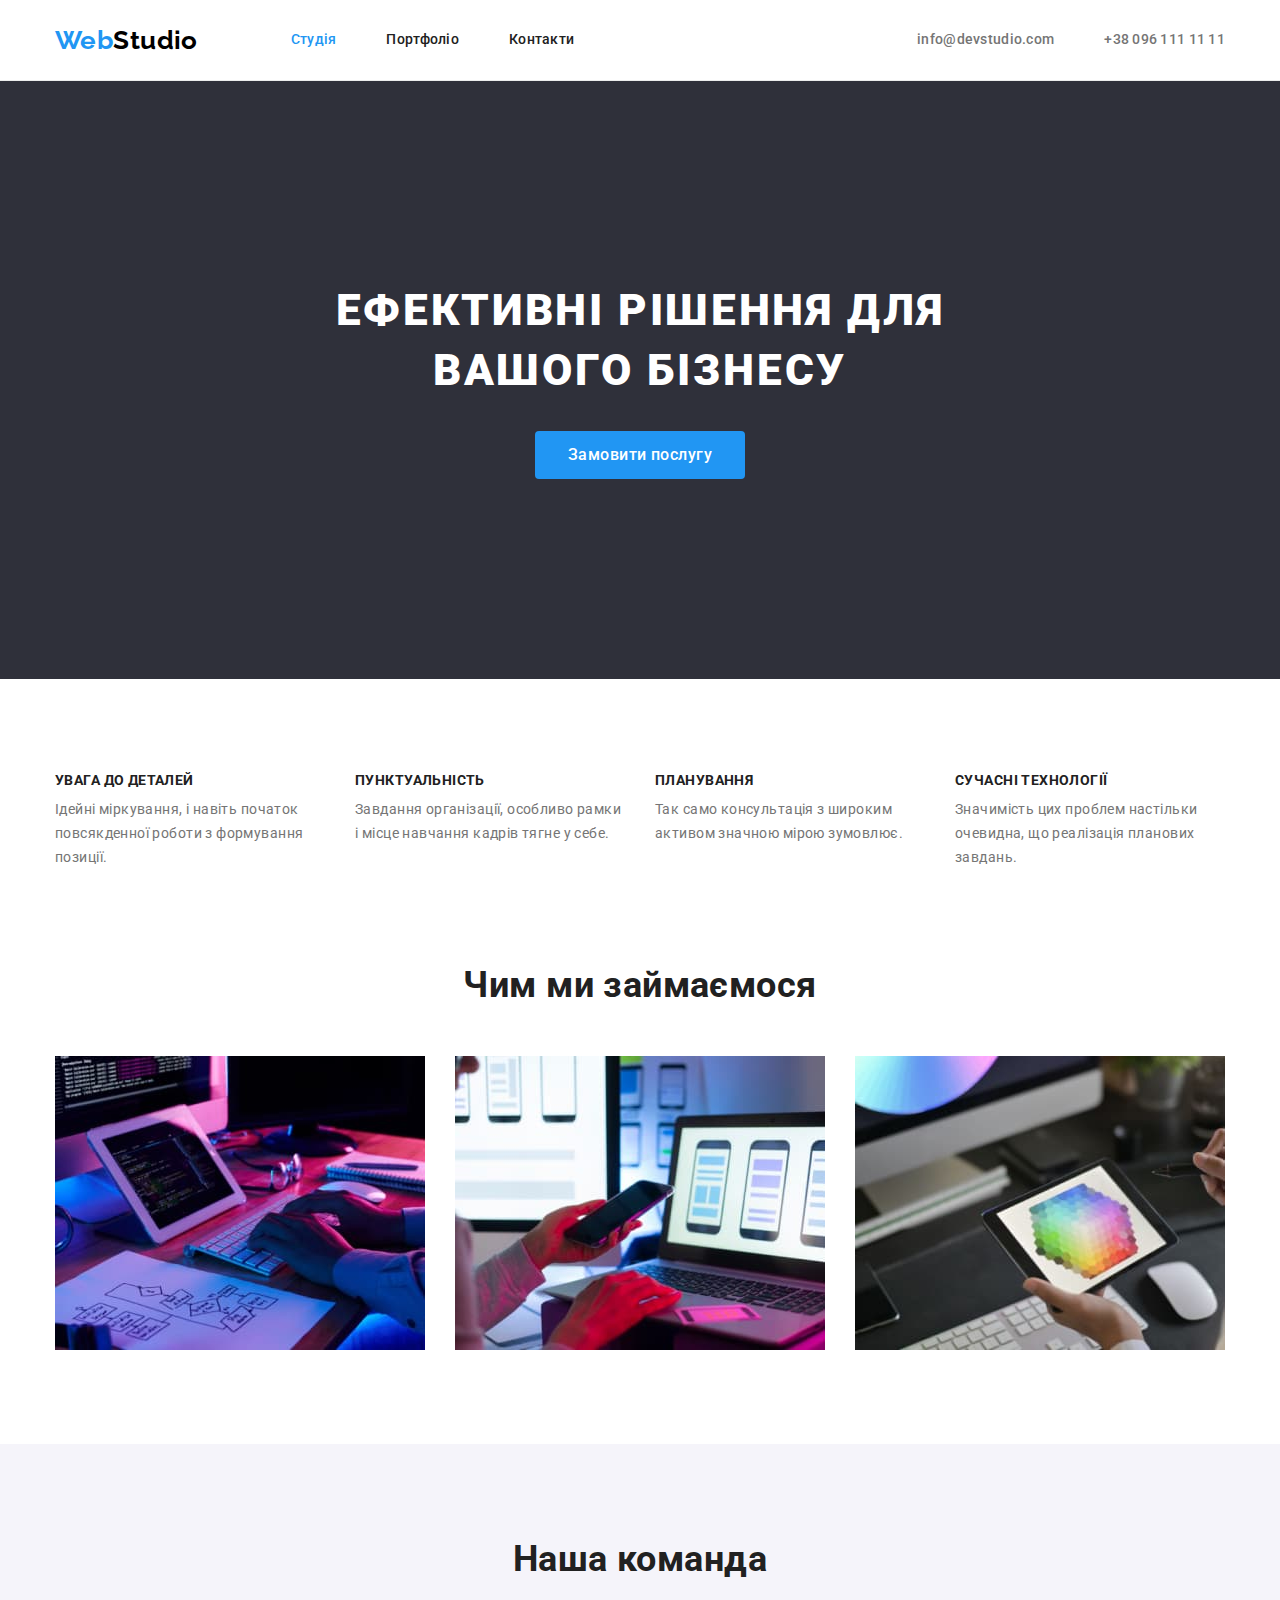
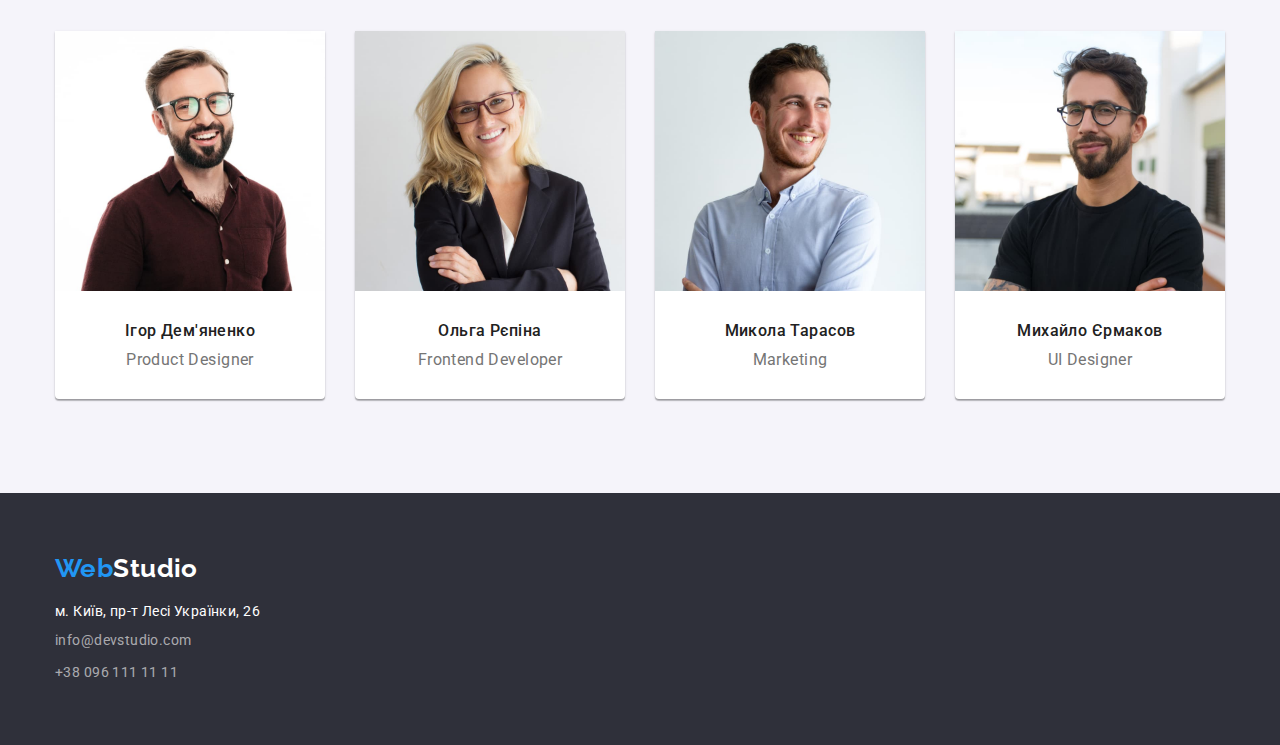
<file: index.html>
<!DOCTYPE html>
<html lang="uk">
  <head>
    <meta charset="UTF-8" />
    <meta http-equiv="X-UA-Compatible" content="IE=edge" />
    <meta name="viewport" content="width=device-width, initial-scale=1.0" />
    <title>Студія</title>

    <!-- Fonts -->
    <link rel="preconnect" href="https://fonts.googleapis.com" />
    <link rel="preconnect" href="https://fonts.gstatic.com" crossorigin />
    <link
      href="https://fonts.googleapis.com/css2?family=Raleway:wght@700&family=Roboto:wght@400;500;700;900&display=swap"
      rel="stylesheet"
    />

    <!-- Normalize -->
    <link
      rel="stylesheet"
      href="https://cdnjs.cloudflare.com/ajax/libs/modern-normalize/1.1.0/modern-normalize.min.css"
    />

    <!-- Style -->
    <link rel="stylesheet" href="./css/style.css" />
  </head>
  <body>
    <header class="header">
      <div class="container main-nav">
        <nav class="main-nav">
          <a class="logo" href="./index.html"><span class="logo akcent">Web</span>Studio</a>
          <ul class="site-nav list">
            <li class="item"><a href="./index.html" class="link current">Студія</a></li>
            <li class="item"><a href="./portfolio.html" class="link">Портфоліо</a></li>
            <li class="item"><a href="#" class="link">Контакти</a></li>
          </ul>
        </nav>
        <ul class="contact list">
          <li class="item">
            <a class="link" href="mailto:info@devstudio.com">info@devstudio.com</a>
          </li>
          <li class="item"><a class="link" href="tel:+380961111111">+38 096 111 11 11</a></li>
        </ul>
      </div>
    </header>
    <main>
      <!-- Герой  -->
      <section class="section hero">
        <div class="container">
          <h1 class="hero-title">Ефективні рішення для вашого бізнесу</h1>
          <button type="button" class="button hero">Замовити послугу</button>
        </div>
      </section>
      <!-- Наші переваги -->
      <section class="section padding-top">
        <div class="container">
          <h2 class="visually-hidden">Наші переваги</h2>
          <ul class="features list">
            <li class="item">
              <h3 class="features-title">УВАГА ДО ДЕТАЛЕЙ</h3>
              <p class="features-text">
                Ідейні міркування, і навіть початок повсякденної роботи з формування позиції.
              </p>
            </li>
            <li class="item">
              <h3 class="features-title">ПУНКТУАЛЬНІСТЬ</h3>
              <p class="features-text">
                Завдання організації, особливо рамки і місце навчання кадрів тягне у себе.
              </p>
            </li>
            <li class="item">
              <h3 class="features-title">ПЛАНУВАННЯ</h3>
              <p class="features-text">
                Так само консультація з широким активом значною мірою зумовлює.
              </p>
            </li>
            <li class="item">
              <h3 class="features-title">СУЧАСНІ ТЕХНОЛОГІЇ</h3>
              <p class="features-text">
                Значимість цих проблем настільки очевидна, що реалізація планових завдань.
              </p>
            </li>
          </ul>
        </div>
      </section>
      <!-- Чим ми займаємось -->
      <section class="section">
        <div class="container">
          <h2 class="section-title">Чим ми займаємося</h2>
          <ul class="what-we-do list">
            <li class="item">
              <img
                class="what-we-do-img"
                src="./images/what-we-do/hands.jpeg"
                alt="руки на клавіатурі"
                width="370"
                height="294"
              />
            </li>
            <li class="item">
              <img
                class="what-we-do-img"
                src="./images/what-we-do/cellphone.jpeg"
                alt="мобільний телефон в руці"
                width="370"
                height="294"
              />
            </li>
            <li class="item">
              <img
                class="what-we-do-img"
                src="./images/what-we-do/tablet.jpeg"
                alt="планшет в руці"
                width="370"
                height="294"
              />
            </li>
          </ul>
        </div>
      </section>
      <!-- Наша команда -->
      <section class="section team">
        <div class="container">
          <h2 class="section-title">Наша команда</h2>
          <ul class="team list">
            <li class="team-item">
              <img
                class="team-img"
                src="./images/team/demyanenko.jpeg"
                alt="фото Ігора Демʼяненка"
                width="270"
                height="260"
              />
              <h3 class="team-title">Ігор Дем'яненко</h3>
              <p class="team-text" lang="en">Product Designer</p>
            </li>
            <li class="team-item">
              <img
                class="team-img"
                src="./images/team/repina.jpeg"
                alt="фото Ольги Репіної"
                width="270"
                height="260"
              />
              <h3 class="team-title">Ольга Рєпіна</h3>
              <p class="team-text" lang="en">Frontend Developer</p>
            </li>
            <li class="team-item">
              <img
                class="team-img"
                src="./images/team/tarasov.jpeg"
                alt="фото Миколи Тарасова"
                width="270"
                height="260"
              />
              <h3 class="team-title">Микола Тарасов</h3>
              <p class="team-text" lang="en">Marketing</p>
            </li>
            <li class="team-item">
              <img
                class="team-img"
                src="./images/team/ermakov.jpeg"
                alt="фото Михайла Єрмакова"
                width="270"
                height="260"
              />
              <h3 class="team-title">Михайло Єрмаков</h3>
              <p class="team-text" lang="en">UI Designer</p>
            </li>
          </ul>
        </div>
      </section>
    </main>
    <footer class="all-footer">
      <div class="container">
        <a class="logo footer" href="./index.html"><span class="logo akcent">Web</span>Studio</a>
        <address class="footer-adress">
          <ul class="footer-contact list">
            <li class="item">
              <a class="physical-address" href="">м. Київ, пр-т Лесі Українки, 26</a>
            </li>
            <li class="item">
              <a class="link" href="mailto:info@devstudio.com">info@devstudio.com</a>
            </li>
            <li class="item">
              <a class="link" href="tel:+380961111111">+38 096 111 11 11</a>
            </li>
          </ul>
        </address>
      </div>
    </footer>
  </body>
</html>
</file>
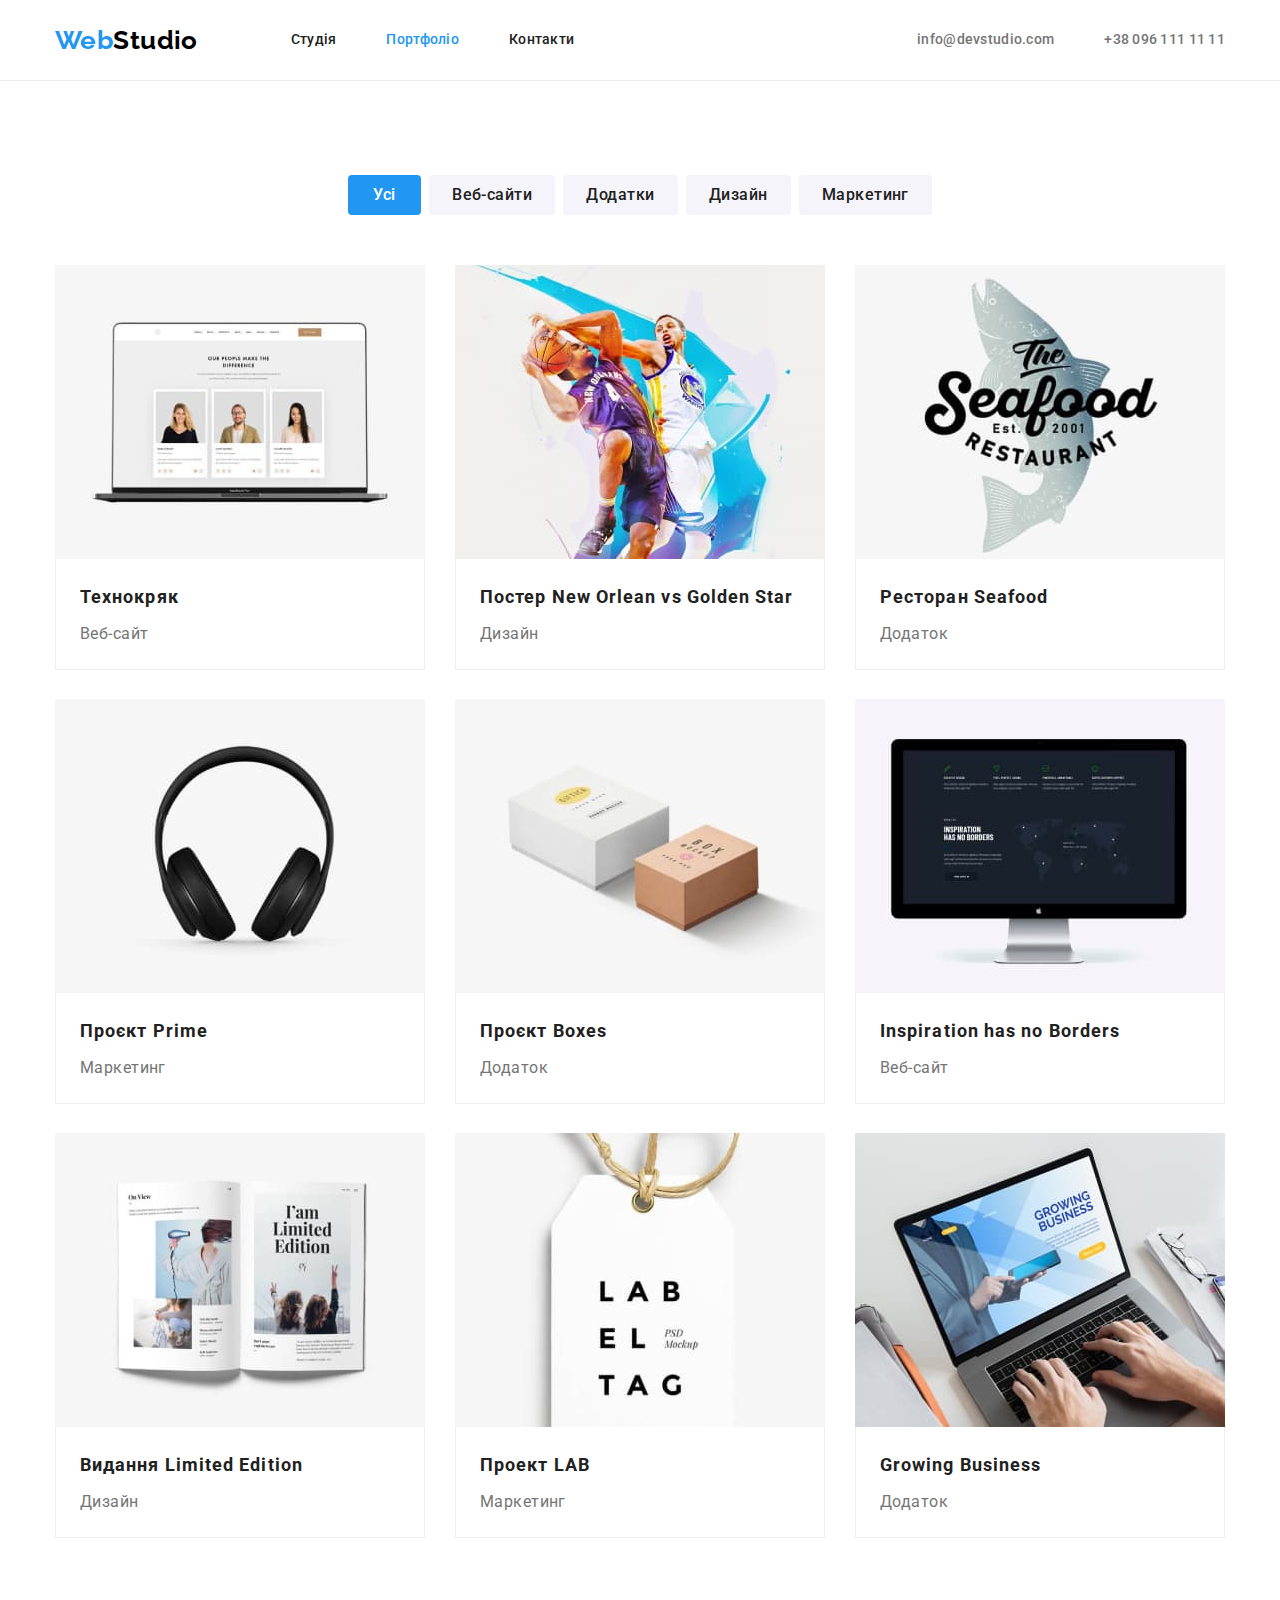
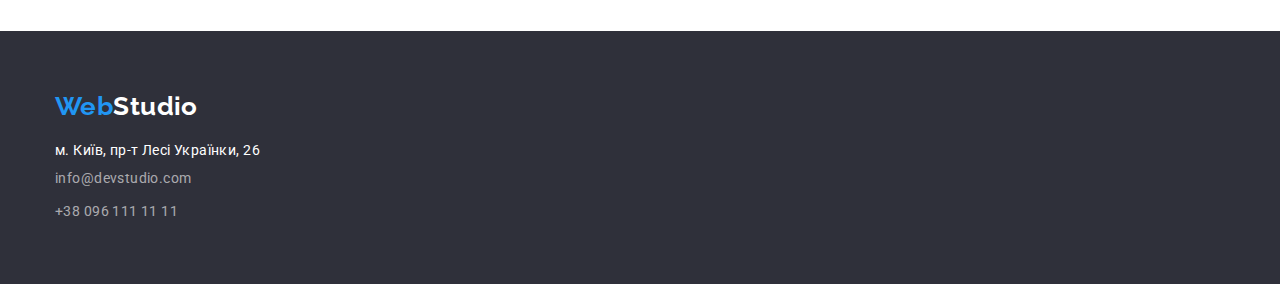
<file: portfolio.html>
<!DOCTYPE html>
<html lang="uk">
  <head>
    <meta charset="UTF-8" />
    <meta http-equiv="X-UA-Compatible" content="IE=edge" />
    <meta name="viewport" content="width=device-width, initial-scale=1.0" />
    <title>Портфоліо</title>

    <!-- Fonts -->
    <link rel="preconnect" href="https://fonts.googleapis.com" />
    <link rel="preconnect" href="https://fonts.gstatic.com" crossorigin />
    <link
      href="https://fonts.googleapis.com/css2?family=Raleway:wght@700&family=Roboto:wght@400;500;700;900&display=swap"
      rel="stylesheet"
    />

    <!-- Normalize -->
    <link
      rel="stylesheet"
      href="https://cdnjs.cloudflare.com/ajax/libs/modern-normalize/1.1.0/modern-normalize.min.css"
    />

    <!-- Style -->
    <link rel="stylesheet" href="./css/style.css" />
  </head>
  <body>
    <header class="header">
      <div class="container main-nav">
        <nav class="main-nav">
          <a class="logo" href="./index.html"><span class="logo akcent">Web</span>Studio</a>
          <ul class="site-nav list">
            <li class="item"><a href="./index.html" class="link">Студія</a></li>
            <li class="item"><a href="./portfolio.html" class="link current">Портфоліо</a></li>
            <li class="item"><a href="#" class="link">Контакти</a></li>
          </ul>
        </nav>
        <ul class="contact list">
          <li class="item">
            <a class="link" href="mailto:info@devstudio.com">info@devstudio.com</a>
          </li>
          <li class="item"><a class="link" href="tel:+380961111111">+38 096 111 11 11</a></li>
        </ul>
      </div>
    </header>
    <main>
      <section class="section">
        <div class="container">
          <h1 class="visually-hidden">Приклади робіт. Портфоліо.</h1>
          <!-- Групування робіт по напрямкам -->
          <ul class="portfolio-btn list">
            <li class="item">
              <button type="button" class="button secondary current">Усі</button>
            </li>
            <li class="item">
              <button type="button" class="button secondary">Веб-сайти</button>
            </li>
            <li class="item">
              <button type="button" class="button secondary">Додатки</button>
            </li>
            <li class="item">
              <button type="button" class="button secondary">Дизайн</button>
            </li>
            <li class="item">
              <button type="button" class="button secondary">Маркетинг</button>
            </li>
          </ul>
          <!-- приклади робіт -->
          <ul class="portfolio list">
            <li class="portfolio-item">
              <a class="portfolio-link" href="#"
                ><img
                  class="portfolio-img"
                  src="./images/portfolio/tehnokriak.jpeg"
                  alt="ноутбук з відкритим в браузері сайтом"
                  width="370"
                  height="294"
                />
                <div class="box">
                  <h2 class="portfolio-title">Технокряк</h2>
                  <p class="portfolio-text">Веб-сайт</p>
                </div>
              </a>
            </li>
            <li class="portfolio-item">
              <a class="portfolio-link" href="#"
                ><img
                  class="portfolio-img"
                  src="./images/portfolio/golden-star.jpeg"
                  alt="Два баскетболісти, які в повітрі борються за мʼяч"
                  width="370"
                  height="294"
                />
                <div class="box">
                  <h2 class="portfolio-title">Постер New Orlean vs Golden Star</h2>
                  <p class="portfolio-text">Дизайн</p>
                </div>
              </a>
            </li>
            <li class="portfolio-item">
              <a class="portfolio-link" href="#"
                ><img
                  class="portfolio-img"
                  src="./images/portfolio/seafood.jpeg"
                  alt="Логотип ресторану морепродуктів"
                  width="370"
                  height="294"
                />
                <div class="box">
                  <h2 class="portfolio-title">Ресторан Seafood</h2>
                  <p class="portfolio-text">Додаток</p>
                </div>
              </a>
            </li>
            <li class="portfolio-item">
              <a class="portfolio-link" href="#"
                ><img
                  class="portfolio-img"
                  src="./images/portfolio/prime.jpeg"
                  alt="Чорні навушники на білому фоні"
                  width="370"
                  height="294"
                />
                <div class="box">
                  <h2 class="portfolio-title">Проєкт Prime</h2>
                  <p class="portfolio-text">Маркетинг</p>
                </div>
              </a>
            </li>
            <li class="portfolio-item">
              <a class="portfolio-link" href="#"
                ><img
                  class="portfolio-img"
                  src="./images/portfolio/boxes.jpeg"
                  alt="Дві коробки на білому фоні"
                  width="370"
                  height="294"
                />
                <div class="box">
                  <h2 class="portfolio-title">Проєкт Boxes</h2>
                  <p class="portfolio-text">Додаток</p>
                </div>
              </a>
            </li>
            <li class="portfolio-item">
              <a class="portfolio-link" href="#"
                ><img
                  class="portfolio-img"
                  src="./images/portfolio/insp.jpeg"
                  alt="IMac на білому фоні з запущеним веб-сайтом"
                  width="370"
                  height="294"
                />
                <div class="box">
                  <h2 class="portfolio-title">Inspiration has no Borders</h2>
                  <p class="portfolio-text">Веб-сайт</p>
                </div>
              </a>
            </li>
            <li class="portfolio-item">
              <a class="portfolio-link" href="#"
                ><img
                  class="portfolio-img"
                  src="./images/portfolio/limited-edition.jpeg"
                  alt="Відкритий журнал"
                  width="370"
                  height="294"
                />
                <div class="box">
                  <h2 class="portfolio-title">Видання Limited Edition</h2>
                  <p class="portfolio-text">Дизайн</p>
                </div>
              </a>
            </li>
            <li class="portfolio-item">
              <a class="portfolio-link" href="#"
                ><img
                  class="portfolio-img"
                  src="./images/portfolio/lab.jpeg"
                  alt="Логотип у вигляді бірки з назвою компанії"
                  width="370"
                  height="294"
                />
                <div class="box">
                  <h2 class="portfolio-title">Проект LAB</h2>
                  <p class="portfolio-text">Маркетинг</p>
                </div>
              </a>
            </li>
            <li class="portfolio-item">
              <a class="portfolio-link" href="#"
                ><img
                  class="portfolio-img"
                  src="./images/portfolio/growing-busines.jpeg"
                  alt="Ноутбук на якому дві руки друкує текст"
                  width="370"
                  height="294"
                />
                <div class="box">
                  <h2 class="portfolio-title">Growing Business</h2>
                  <p class="portfolio-text">Додаток</p>
                </div>
              </a>
            </li>
          </ul>
        </div>
      </section>
    </main>
    <footer class="all-footer">
      <div class="container">
        <a class="logo footer" href="./index.html"><span class="logo akcent">Web</span>Studio</a>
        <address class="footer-adress">
          <ul class="footer-contact list">
            <li class="item">
              <a class="physical-address" href="">м. Київ, пр-т Лесі Українки, 26</a>
            </li>
            <li class="item">
              <a class="link" href="mailto:info@devstudio.com">info@devstudio.com</a>
            </li>
            <li class="item">
              <a class="link" href="tel:+380961111111">+38 096 111 11 11</a>
            </li>
          </ul>
        </address>
      </div>
    </footer>
  </body>
</html>
</file>
<file: css/style.css>
/* Глобальні стилі */

:root {
  --primary-text-color: #757575;
  --title-text-color: #212121;
  --akcent-color: #2196f3;
  --logo-color: #000000;
  --main-bg-color: #ffffff;
  --secondary-bg-color: #f5f4fa;
  --background-hero-footer-color: #2f303a;
}

body {
  font-family: Roboto, sans-serif;
  font-size: 14px;
  letter-spacing: 0.03em;
  color: var(--primary-text-color);
  background-color: var(--main-bg-color);
}

/* Утиліти */
.visually-hidden {
  position: absolute;
  white-space: nowrap;
  width: 1px;
  height: 1px;
  overflow: hidden;
  border: 0;
  padding: 0;
  clip: rect(0 0 0 0);
  clip-path: inset(50%);
  margin: -1px;
}

.list {
  padding: 0;
  margin: 0;

  list-style: none;
}

.container {
  width: 1200px;
  margin-left: auto;
  margin-right: auto;
  padding: 0 15px;
}

.header {
  border-bottom: 1px solid #ececec;
}

/* Section */
.section {
  padding: 94px 0;
}

.section.padding-top {
  padding-top: 94;
  padding-bottom: 0;
}

.section-title {
  margin-top: 0;
  margin-bottom: 50px;

  font-size: 36px;
  line-height: 1.17;
  text-align: center;

  color: var(--title-text-color);
}

/* Header */
/* LOGO */

.logo {
  font-family: Raleway, sans-serif;
  font-weight: 700;
  font-size: 26px;
  line-height: 1.19;
  color: var(--logo-color);
  text-decoration: none;
}

.logo.akcent {
  color: var(--akcent-color);
}

.logo.footer {
  color: var(--main-bg-color);
}

/* Site nav */

.main-nav {
  display: flex;
  align-items: center;
}

.site-nav {
  display: flex;
  margin-left: 93px;
}

.site-nav .item:not(:last-child) {
  margin-right: 50px;
}

.site-nav .link {
  display: inline-block;
  padding-top: 32px;
  padding-bottom: 32px;

  font-weight: 500;
  line-height: 1.14;
  letter-spacing: 0.02em;
  color: var(--title-text-color);
  text-decoration: none;
}

.site-nav .link:hover,
.site-nav .link:focus {
  color: var(--akcent-color);
}

.site-nav .link.current {
  color: var(--akcent-color);
}

/* Contact */

.contact {
  display: flex;
  margin-left: auto;
}

.contact .item:not(:last-child) {
  margin-right: 50px;
}

.contact .link {
  padding-top: 32px;
  padding-bottom: 32px;
  display: flex;

  font-weight: 500;
  line-height: 1.14;
  letter-spacing: 0.02em;
  color: var(--primary-text-color);
  text-decoration: none;
}

.contact .link:hover,
.contact .link:focus {
  color: var(--akcent-color);
}

/* Hero */

.hero {
  padding-top: 200px;
  padding-bottom: 200px;

  background-color: var(--background-hero-footer-color);
  text-align: center;
}

.hero-title {
  margin-top: 0;
  margin-bottom: 30px;
  margin-left: auto;
  margin-right: auto;
  width: 696px;

  font-weight: 900;
  font-size: 44px;
  line-height: 1.36;
  letter-spacing: 0.06em;
  text-transform: uppercase;
  color: var(--main-bg-color);
}

/* What we do */

.what-we-do {
  display: flex;
  justify-content: space-between;
}

/* .what-we-do .item:not(:last-child) {
  margin-right: 30px;
} */

.what-we-do-img {
  display: block;
}

/* Features */

.features.list {
  display: flex;
  /* flex-wrap: wrap; */
}

.features .item:not(:last-child) {
  margin-right: 30px;
}

.features .item {
  flex-basis: 270px;
}

.features-title {
  margin-top: 0;
  margin-bottom: 10px;

  font-size: 14px;
  line-height: 1.14;
  text-transform: uppercase;
  color: var(--title-text-color);
}

.features-text {
  margin-top: 0;
  margin-bottom: 0;

  line-height: 1.71;
}

/* Team */

.section.team {
  background-color: var(--secondary-bg-color);
}

.team.list {
  display: flex;
  justify-content: space-between;
}

.team-item {
  text-align: center;
  width: 270px;
  height: 368px;
  background: var(--main-bg-color);

  box-shadow: 0px 1px 3px rgba(0, 0, 0, 0.12), 0px 1px 1px rgba(0, 0, 0, 0.14),
    0px 2px 1px rgba(0, 0, 0, 0.2);
  border-radius: 0px 0px 4px 4px;
}

/* .team-item:not(:last-child) {
  margin-right: 30px;
} */

.team-img {
  display: block;

  margin-top: 0;
  margin-bottom: 0;
}

.team-title {
  margin-top: 0;
  margin-bottom: 10px;
  padding-top: 30px;

  font-weight: 500;
  font-size: 16px;
  line-height: 1.19;
  color: var(--title-text-color);
}

.team-text {
  margin-top: 0;
  margin-bottom: 0;
  padding-bottom: 30px;

  font-size: 16px;
  line-height: 1.19;
}

/* Button */
.button {
  display: inline-block;
  border-radius: 4px;
  border: 1px solid transparent;
  padding: 6px 22px;
  min-width: 73px;

  font-family: inherit;
  font-weight: 500;
  font-size: 16px;
  line-height: 1.62;
  letter-spacing: 0.03em;
  color: var(--title-text-color);
  background-color: var(--secondary-bg-color);

  cursor: pointer;
}

.button.hero {
  padding: 10px 32px;

  color: var(--main-bg-color);
  background-color: var(--akcent-color);
}

.button.secondary {
  color: var(--title-text-color);
  background-color: var(--secondary-bg-color);
}

.button.current {
  background-color: var(--akcent-color);
  color: var(--main-bg-color);
}

.hero .button.primary {
  font-weight: 700;
  font-size: 16px;
  line-height: 1.88;
  letter-spacing: 0.06em;
}

/* Footer */

.all-footer {
  padding-top: 60px;
  padding-bottom: 60px;

  background-color: var(--background-hero-footer-color);
}

.logo.footer {
  display: block;
  margin-bottom: 20px;
}

.footer-adress {
  font-style: inherit;
}

.footer-contact .item:not(:last-child) {
  margin-bottom: 9px;
}

.footer-contact .physical-address {
  color: var(--main-bg-color);
  text-decoration: none;
}

.footer-contact .link {
  line-height: 1.71;
  color: rgba(255, 255, 255, 0.6);
  text-decoration: none;
}

.footer-contact .link:hover,
.footer-contact .link:focus {
  color: var(--akcent-color);
}

/* Portfolio page */

/* Portfolio nav */

.portfolio-btn .button:hover,
.portfolio-btn .button:focus {
  color: var(--main-bg-color);
  background-color: var(--akcent-color);
}

/* Portfolio list*/

.portfolio-btn {
  display: flex;

  margin-bottom: 50px;
  justify-content: center;
}

.portfolio-btn .item:not(:last-child) {
  margin-right: 8px;
}

.portfolio.list {
  display: flex;
  flex-wrap: wrap;
}

.portfolio .portfolio-item:not(:nth-child(3n + 3)) {
  margin-right: 30px;
}
.portfolio .portfolio-item:not(:nth-last-child(-n + 3)) {
  margin-bottom: 30px;
}

.portfolio-item {
  width: 370px;
  height: 404px;
}

.portfolio-link {
  display: inline-block;

  color: inherit;
  text-decoration: none;
}

.portfolio-img {
  display: block;
  /* margin-bottom: 20px; */
}

.portfolio-title {
  margin-top: 0;
  margin-bottom: 4px;

  font-size: 18px;
  line-height: 2;
  letter-spacing: 0.06em;
  color: var(--title-text-color);
}

.portfolio-text {
  margin-top: 0;
  margin-bottom: 0;

  font-size: 16px;
  line-height: 1.88;
}

.portfolio .box {
  padding: 20px 24px;

  border-right: 1px solid #eeeeee;
  border-bottom: 1px solid #eeeeee;
  border-left: 1px solid #eeeeee;
}
</file>
